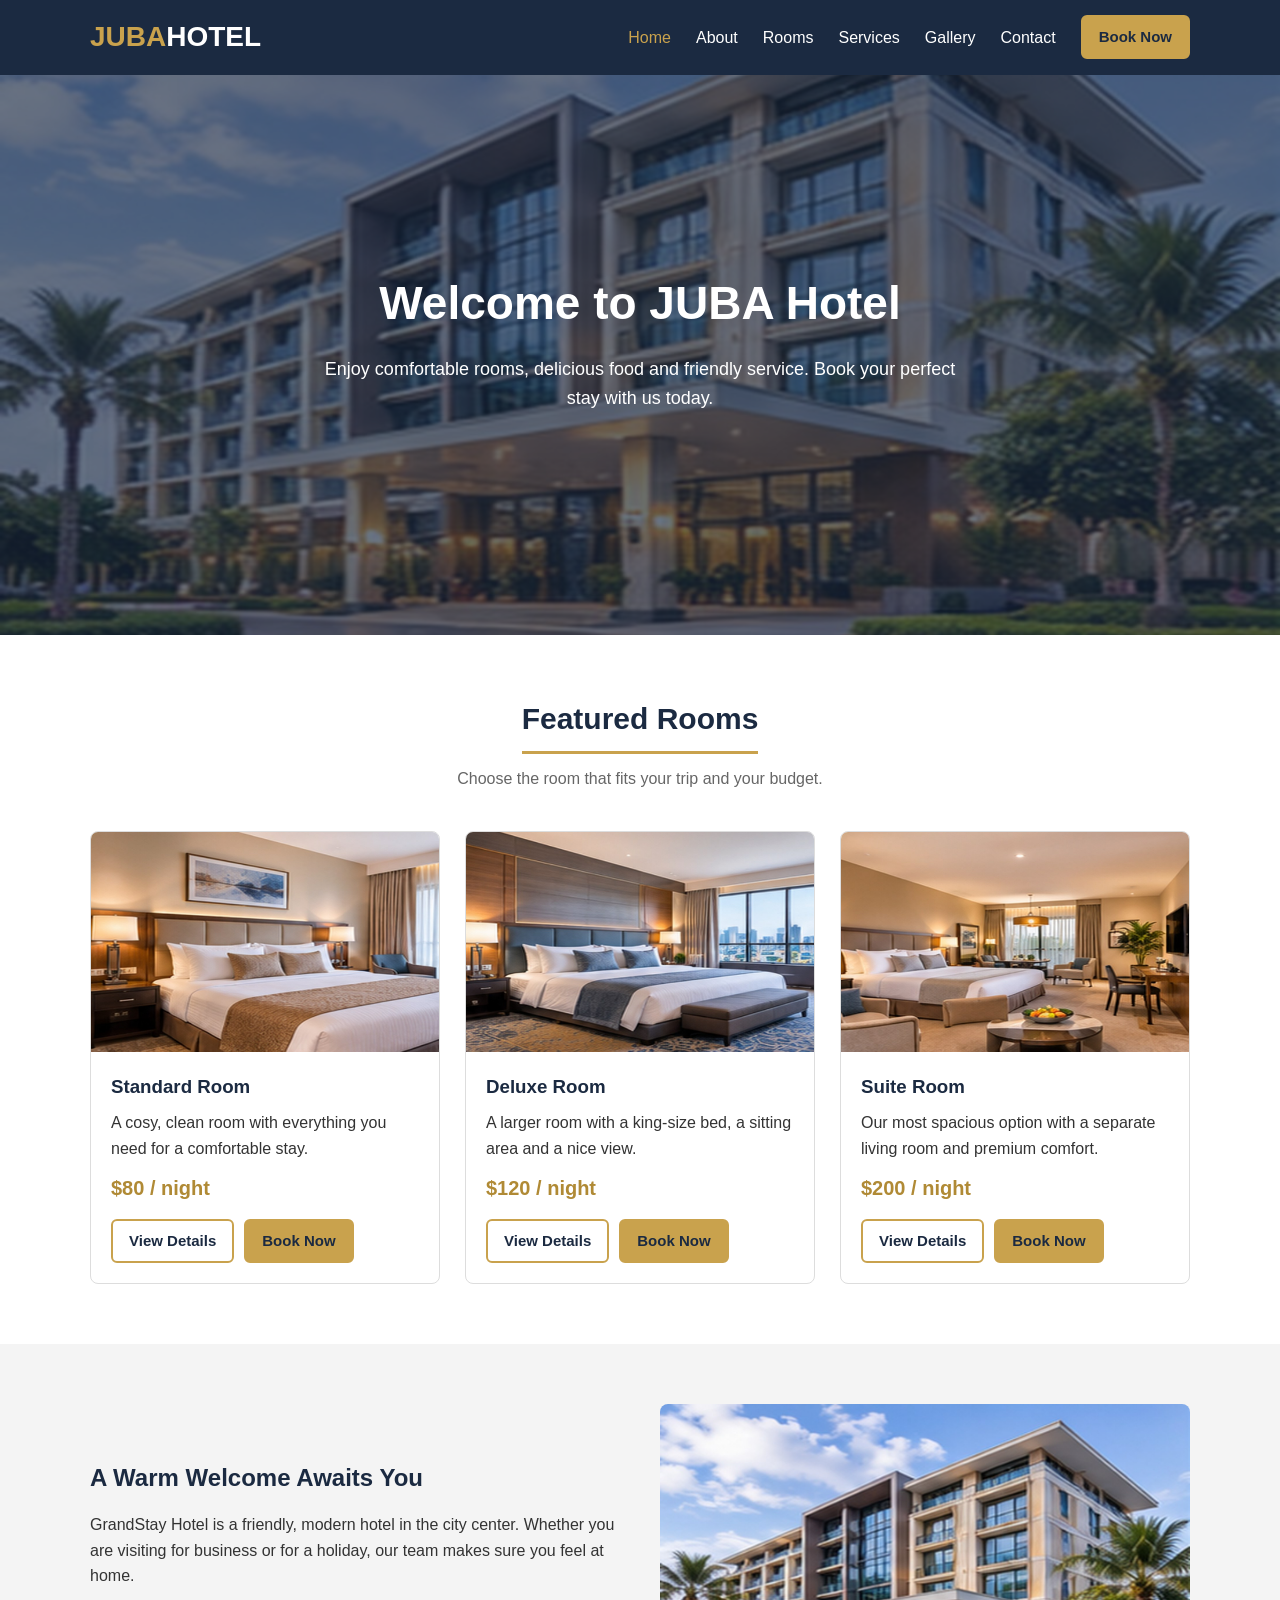
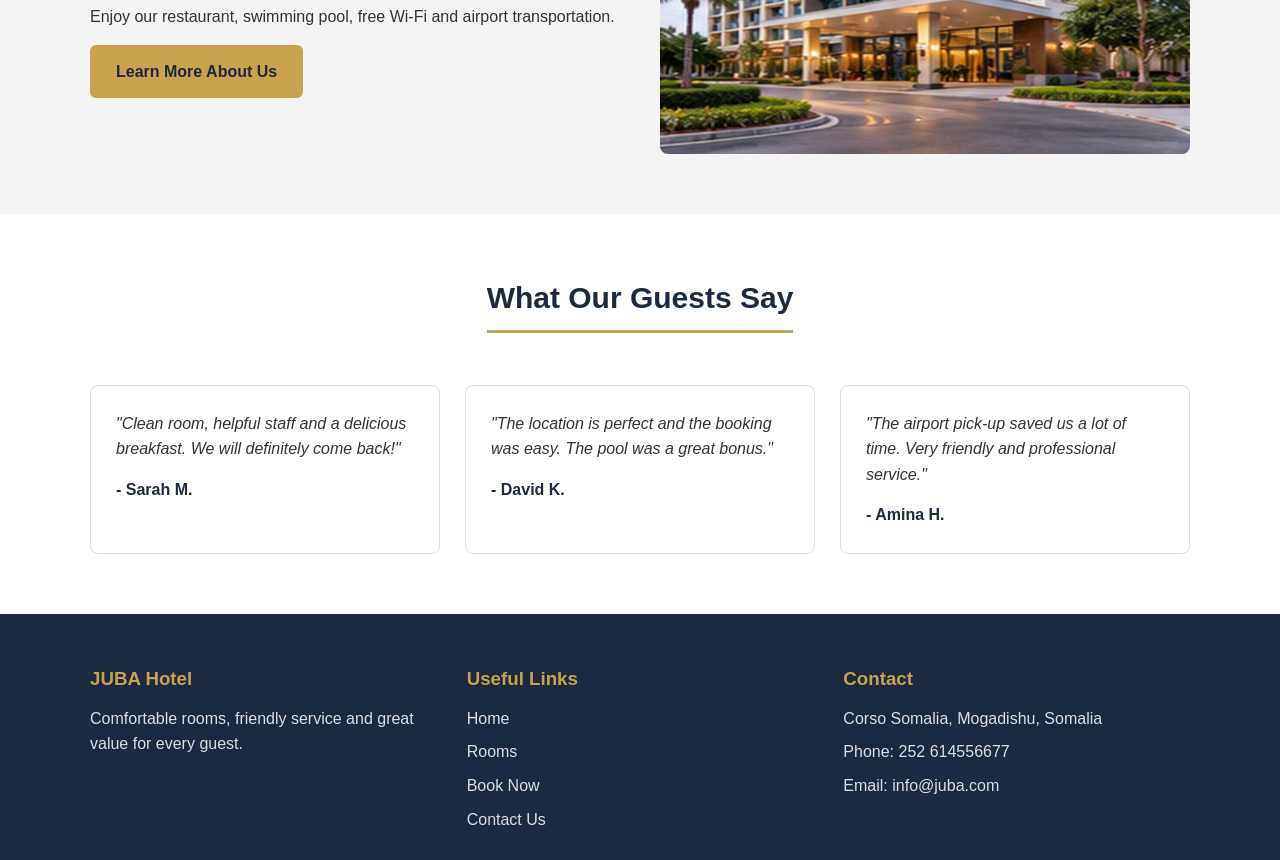
<file: Juba hotel/index.html>
<!DOCTYPE html>
<html lang="en">
<head>
  <meta charset="UTF-8">
  <!-- Makes the page fit phone screens (needed for responsive design) -->
  <meta name="viewport" content="width=device-width, initial-scale=1.0">
  <title>Home | JUBA Hotel</title>
  <link rel="stylesheet" href="css/style.css">
</head>
<body>

  <!-- ===== HEADER ===== -->
  <header class="site-header">
    <nav class="navbar container">
      <a href="index.html" class="logo">JUBA<span>HOTEL</span></a>
      <ul class="nav-links">
        <li><a href="index.html" class="active">Home</a></li>
        <li><a href="about.html">About</a></li>
        <li><a href="rooms.html">Rooms</a></li>
        <li><a href="services.html">Services</a></li>
        <li><a href="gallery.html">Gallery</a></li>
        <li><a href="contact.html">Contact</a></li>
        <li><a href="booking.html" class="btn btn-small">Book Now</a></li>
      </ul>
    </nav>
  </header>

  <main>

    <!-- ===== HERO SECTION ===== -->
    <section class="hero">
      <div class="hero-overlay"></div>  
      <div class="hero-content container">
        <h1>Welcome to JUBA Hotel</h1>
        <p>Enjoy comfortable rooms, delicious food and friendly service. Book your perfect stay with us today.</p>

        
        <!-- <form class="search-form" action="booking.html" method="get">
          <div class="form-group">

          </div>
          <div class="form-group">

          </div>

          </div>
        </form> -->
      </div>
    </section>

    <!-- ===== FEATURED ROOMS ===== -->
    <section class="section">
      <div class="container">
        <div class="section-heading">
          <h2>Featured Rooms</h2>
          <p>Choose the room that fits your trip and your budget.</p>
        </div>

        <div class="card-grid">
          <!-- Each room is one card: image + text -->
          <article class="card">
            <img src="images/room1.jpg" alt="">
            <div class="card-body">
              <h3>Standard Room</h3>
              <p>A cosy, clean room with everything you need for a comfortable stay.</p>
              <p class="price">$80 / night</p>
              <div class="card-buttons">
                <a href="room-details.html" class="btn btn-small btn-outline">View Details</a>
                <a href="booking.html" class="btn btn-small">Book Now</a>
              </div>
            </div>
          </article>

          <article class="card">
            <img src="images/room2.jpg" alt="Deluxe room with a king bed and sitting area">
            <div class="card-body">
              <h3>Deluxe Room</h3>
              <p>A larger room with a king-size bed, a sitting area and a nice view.</p>
              <p class="price">$120 / night</p>
              <div class="card-buttons">
                <a href="room-details.html" class="btn btn-small btn-outline">View Details</a>
                <a href="booking.html" class="btn btn-small">Book Now</a>
              </div>
            </div>
          </article>

          <article class="card">
            <img src="images/room3.jpg" alt="Luxury suite with a bedroom and living room">
            <div class="card-body">
              <h3>Suite Room</h3>
              <p>Our most spacious option with a separate living room and premium comfort.</p>
              <p class="price">$200 / night</p>
              <div class="card-buttons">
                <a href="room-details.html" class="btn btn-small btn-outline">View Details</a>
                <a href="booking.html" class="btn btn-small">Book Now</a>
              </div>
            </div>
          </article>
        </div>
      </div>
    </section>

    <!-- ===== SHORT INTRODUCTION ABOUT THE HOTEL ===== -->
    <section class="section section-gray">
      <div class="container two-columns">
        <div>
          <h2>A Warm Welcome Awaits You</h2>
          <p>GrandStay Hotel is a friendly, modern hotel in the city center. Whether you are visiting for business or for a holiday, our team makes sure you feel at home.</p>
          <p>Enjoy our restaurant, swimming pool, free Wi-Fi and airport transportation.</p>
          <a href="about.html" class="btn">Learn More About Us</a>
        </div>
        <div>
          <img class="rounded-img" src="images/about1.jpg" alt="Bright and welcoming hotel lobby">
        </div>
      </div>
    </section>

    <!-- ===== CUSTOMER TESTIMONIALS ===== -->
    <section class="section">
      <div class="container">
        <div class="section-heading">
          <h2>What Our Guests Say</h2>
        </div>
        <div class="card-grid">
          <article class="card testimonial">
            <p>"Clean room, helpful staff and a delicious breakfast. We will definitely come back!"</p>
            <h3>- Sarah M.</h3>
          </article>
          <article class="card testimonial">
            <p>"The location is perfect and the booking was easy. The pool was a great bonus."</p>
            <h3>- David K.</h3>
          </article>
          <article class="card testimonial">
            <p>"The airport pick-up saved us a lot of time. Very friendly and professional service."</p>
            <h3>- Amina H.</h3>
          </article>
        </div>
      </div>
    </section>

  </main>

  <!-- ===== FOOTER (identical on every page) ===== -->
  <footer class="site-footer">
    <div class="container footer-grid">
      <div>
        <h3>JUBA Hotel</h3>
        <p>Comfortable rooms, friendly service and great value for every guest.</p>
      </div>
      <div>
        <h3>Useful Links</h3>
        <ul>
          <li><a href="index.html">Home</a></li>
          <li><a href="rooms.html">Rooms</a></li>
          <li><a href="booking.html">Book Now</a></li>
          <li><a href="contact.html">Contact Us</a></li>
        </ul>
      </div>
      <div>
        <h3>Contact</h3>
        <p>Corso Somalia, Mogadishu, Somalia</p>
        <p>Phone: 252 614556677</p>
        <p>Email: info@juba.com</p>
      </div>
    </div>
  </footer>

</body>
</html>
</file>
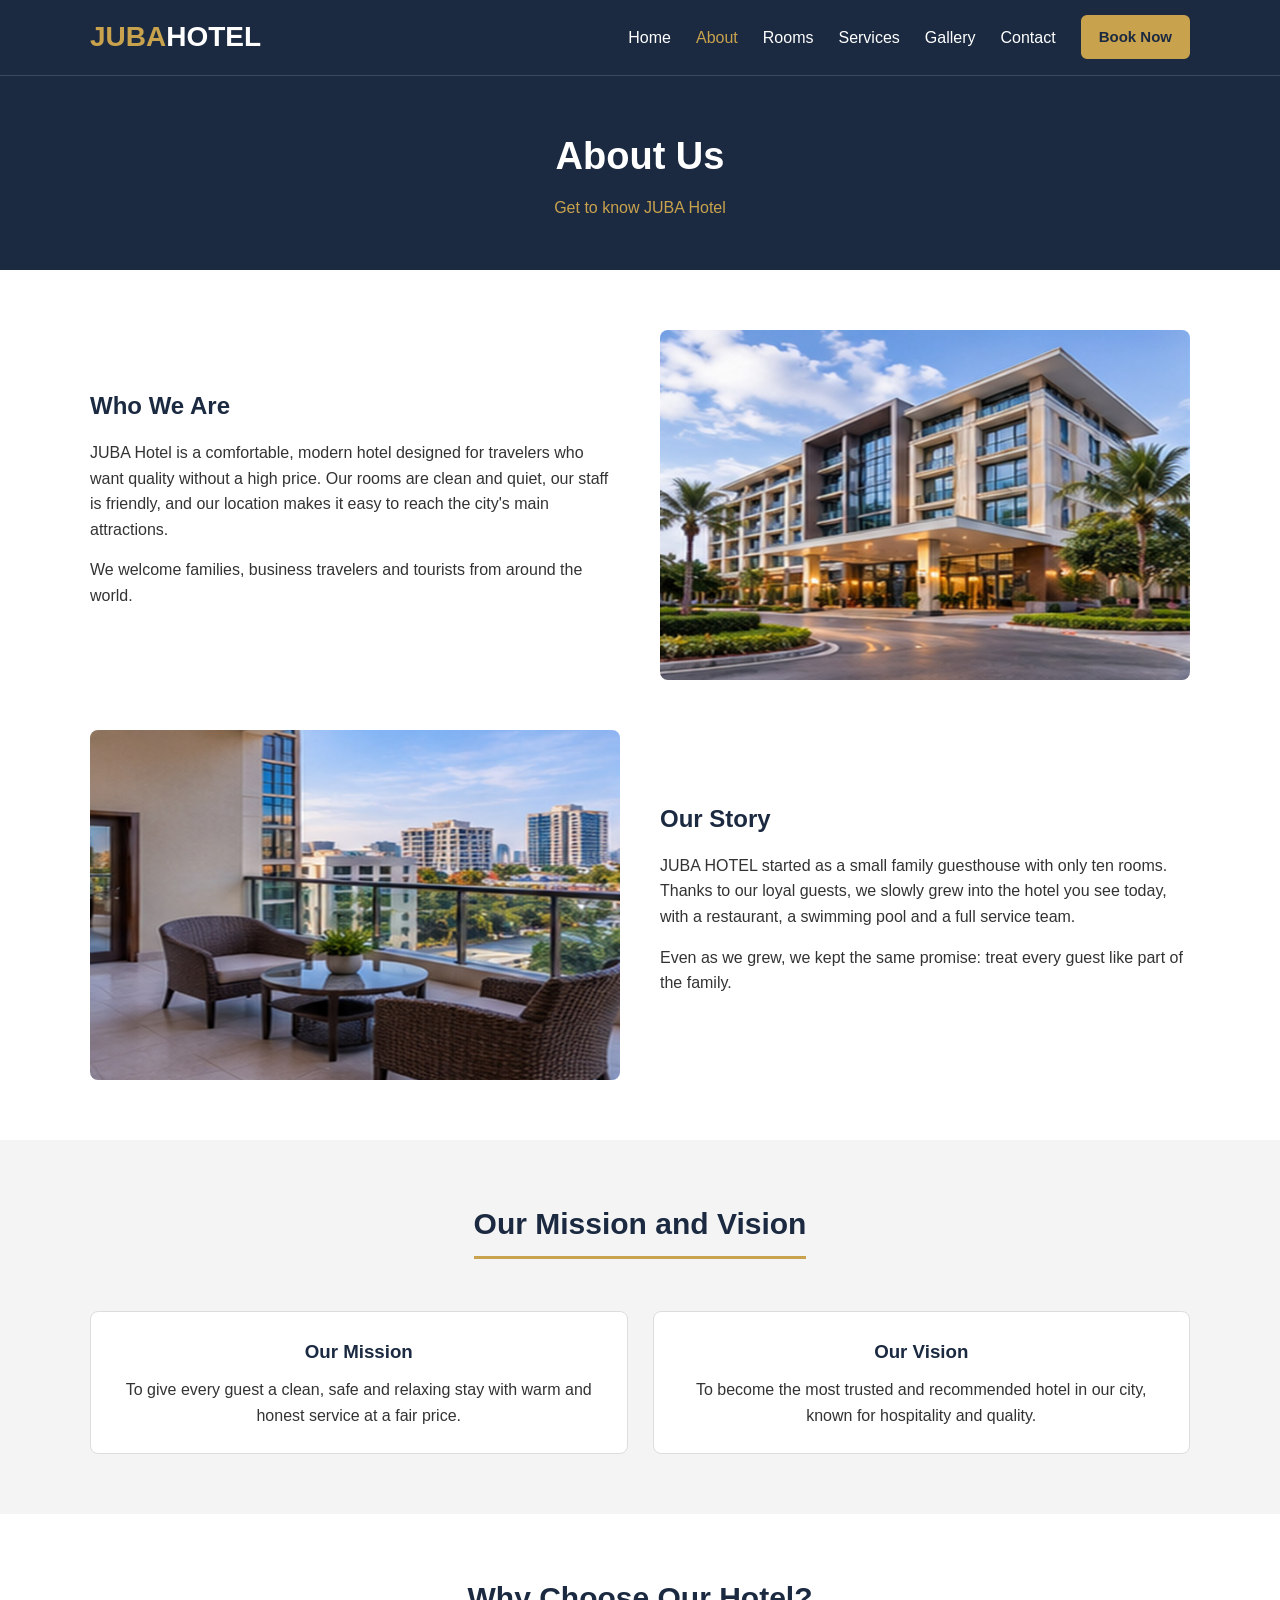
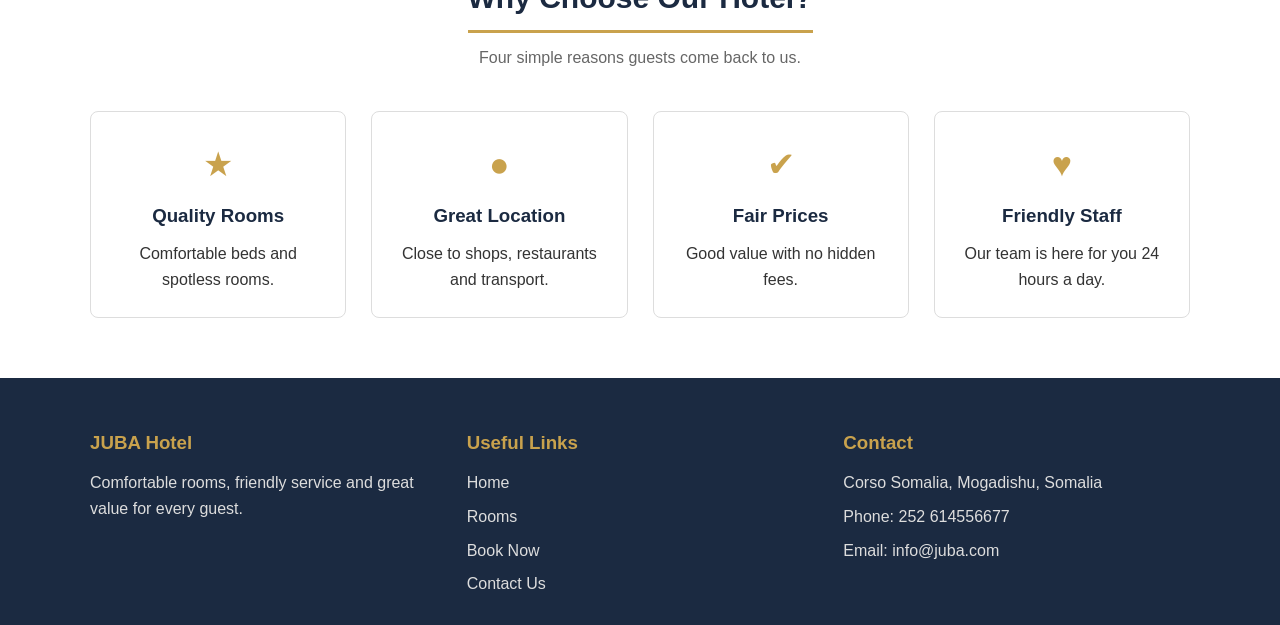
<file: Juba hotel/about.html>
<!DOCTYPE html>
<html lang="en">
<head>
  <meta charset="UTF-8">
  <!-- Makes the page fit phone screens (needed for responsive design) -->
  <meta name="viewport" content="width=device-width, initial-scale=1.0">
  <title>About Us | JUBA Hotel</title>
  <link rel="stylesheet" href="css/style.css">
</head>
<body>

  <!-- ===== HEADER ====== -->
  <header class="site-header">
    <nav class="navbar container">
      <a href="index.html" class="logo">JUBA<span>HOTEL</span></a>
      <ul class="nav-links">
        <li><a href="index.html">Home</a></li>
        <li><a href="about.html" class="active">About</a></li>
        <li><a href="rooms.html">Rooms</a></li>
        <li><a href="services.html">Services</a></li>
        <li><a href="gallery.html">Gallery</a></li>
        <li><a href="contact.html">Contact</a></li>
        <li><a href="booking.html" class="btn btn-small">Book Now</a></li>
      </ul>
    </nav>
  </header>

  <main>

    <!-- Page banner -->
    <section class="page-banner">
      <h1>About Us</h1>
      <p>Get to know JUBA Hotel</p>
    </section>

    <!-- ===== HOTEL INTRODUCTION + OUR STORY ===== -->
    <section class="section">
      <div class="container">

        <!-- Block 1: introduction (text left, image right) -->
        <div class="two-columns spaced">
          <div>
            <h2>Who We Are</h2>
            <p>JUBA Hotel is a comfortable, modern hotel designed for travelers who want quality without a high price. Our rooms are clean and quiet, our staff is friendly, and our location makes it easy to reach the city's main attractions.</p>
            <p>We welcome families, business travelers and tourists from around the world.</p>
          </div>
          <div>
            <img class="rounded-img" src="images/about1.jpg" alt="The bright reception and lobby area of GrandStay Hotel">
          </div>
        </div>

        <!-- Block 2: our story (image left, text right) -->
        <div class="two-columns">
          <div>
            <img class="rounded-img" src="images/about2.jpg" alt="The hotel terrace where guests relax in the evening">
          </div>
          <div>
            <h2>Our Story</h2>
            <p>JUBA HOTEL started as a small family guesthouse with only ten rooms. Thanks to our loyal guests, we slowly grew into the hotel you see today, with a restaurant, a swimming pool and a full service team.</p>
            <p>Even as we grew, we kept the same promise: treat every guest like part of the family.</p>
          </div>
        </div>

      </div>
    </section>

    <!-- ===== MISSION AND VISION ===== -->
    <section class="section section-gray">
      <div class="container">
        <div class="section-heading">
          <h2>Our Mission and Vision</h2>
        </div>
        <div class="card-grid grid-2">
          <article class="card info-box">
            <h3>Our Mission</h3>
            <p>To give every guest a clean, safe and relaxing stay with warm and honest service at a fair price.</p>
          </article>
          <article class="card info-box">
            <h3>Our Vision</h3>
            <p>To become the most trusted and recommended hotel in our city, known for hospitality and quality.</p>
          </article>
        </div>
      </div>
    </section>

    <!-- ===== WHY CHOOSE OUR HOTEL? ===== -->
    <section class="section">
      <div class="container">
        <div class="section-heading">
          <h2>Why Choose Our Hotel?</h2>
          <p>Four simple reasons guests come back to us.</p>
        </div>
        <div class="card-grid grid-4">
          <article class="card info-box">
            <p class="icon">&#9733;</p>   <!-- &#9733; is a star symbol (HTML entity) -->
            <h3>Quality Rooms</h3>
            <p>Comfortable beds and spotless rooms.</p>
          </article>
          <article class="card info-box">
            <p class="icon">&#9679;</p>
            <h3>Great Location</h3>
            <p>Close to shops, restaurants and transport.</p>
          </article>
          <article class="card info-box">
            <p class="icon">&#10004;</p>
            <h3>Fair Prices</h3>
            <p>Good value with no hidden fees.</p>
          </article>
          <article class="card info-box">
            <p class="icon">&#9829;</p>
            <h3>Friendly Staff</h3>
            <p>Our team is here for you 24 hours a day.</p>
          </article>
        </div>
      </div>
    </section>

  </main>

  <!-- ===== FOOTER (identical on every page) ===== -->
  <footer class="site-footer">
    <div class="container footer-grid">
      <div>
        <h3>JUBA Hotel</h3>
        <p>Comfortable rooms, friendly service and great value for every guest.</p>
      </div>
      <div>
        <h3>Useful Links</h3>
        <ul>
          <li><a href="index.html">Home</a></li>
          <li><a href="rooms.html">Rooms</a></li>
          <li><a href="booking.html">Book Now</a></li>
          <li><a href="contact.html">Contact Us</a></li>
        </ul>
      </div>
      <div>
        <h3>Contact</h3>
        <p>Corso Somalia, Mogadishu, Somalia</p>
        <p>Phone: 252 614556677</p>
        <p>Email: info@juba.com</p>
      </div>
    </div>
  </footer>

</body>
</html>
</file>
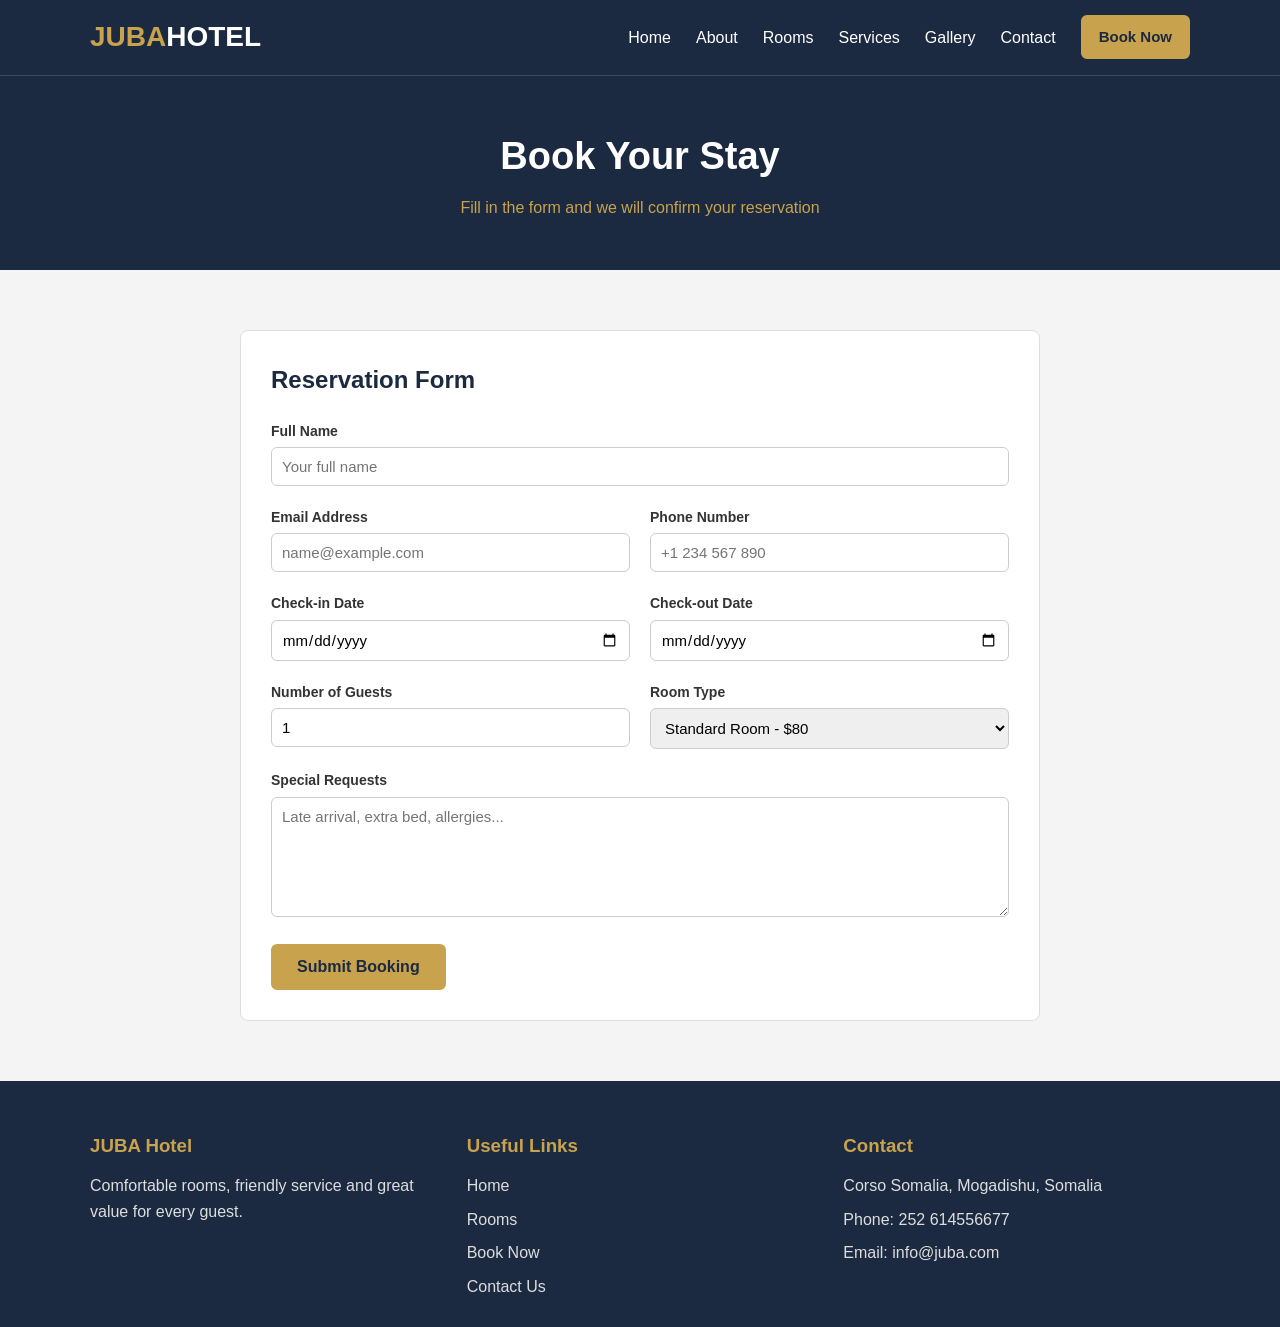
<file: Juba hotel/booking.html>
<!DOCTYPE html>
<html lang="en">
<head>
  <meta charset="UTF-8">
  <!-- Makes the page fit phone screens (needed for responsive design) -->
  <meta name="viewport" content="width=device-width, initial-scale=1.0">
  <title>Book Your Stay | JUBA Hotel</title>
  <!-- The ONE CSS file shared by all 8 pages -->
  <link rel="stylesheet" href="css/style.css">
</head>
<body>

  <!-- ===== HEADER + NAVIGATION (identical on every page) ===== -->
  <header class="site-header">
    <nav class="navbar container">
      <a href="index.html" class="logo">JUBA<span>HOTEL</span></a>
      <ul class="nav-links">
        <li><a href="index.html">Home</a></li>
        <li><a href="about.html">About</a></li>
        <li><a href="rooms.html">Rooms</a></li>
        <li><a href="services.html">Services</a></li>
        <li><a href="gallery.html">Gallery</a></li>
        <li><a href="contact.html">Contact</a></li>
        <li><a href="booking.html" class="btn btn-small">Book Now</a></li>
      </ul>
    </nav>
  </header>

  <main>

    <section class="page-banner">
      <h1>Book Your Stay</h1>
      <p>Fill in the form and we will confirm your reservation</p>
    </section>

    <section class="section section-gray">
      <div class="container">
        <div class="form-card">
          <h2>Reservation Form</h2>

          <form action="#" method="post">

            <div class="form-group">
              <label for="fullname">Full Name</label>
              <input type="text" id="fullname" name="fullname" placeholder="Your full name" required>
            </div>

            <!-- Two fields in one row -->
            <div class="form-row">
              <div class="form-group">
                <label for="email">Email Address</label>
                <input type="email" id="email" name="email" placeholder="name@example.com" required>
              </div>
              <div class="form-group">
                <label for="phone">Phone Number</label>
                <input type="tel" id="phone" name="phone" placeholder="+1 234 567 890" required>
              </div>
            </div>

            <div class="form-row">
              <div class="form-group">
                <label for="checkin">Check-in Date</label>
                <input type="date" id="checkin" name="checkin" required>
              </div>
              <div class="form-group">
                <label for="checkout">Check-out Date</label>
                <input type="date" id="checkout" name="checkout" required>
              </div>
            </div>

            <div class="form-row">
              <div class="form-group">
                <label for="guests">Number of Guests</label>
                <input type="number" id="guests" name="guests" min="1" max="4" value="1" required>
              </div>
              <div class="form-group">
                <label for="roomtype">Room Type</label>
                <select id="roomtype" name="roomtype">
                  <option value="standard">Standard Room - $80</option>
                  <option value="deluxe">Deluxe Room - $120</option>
                  <option value="suite">Suite Room - $200</option>
                </select>
              </div>
            </div>

            <div class="form-group">
              <label for="requests">Special Requests</label>
              <textarea id="requests" name="requests" placeholder="Late arrival, extra bed, allergies..."></textarea>
            </div>

            <button type="submit" class="btn">Submit Booking</button>
            <!-- <p class="form-note">This is a demonstration form. No real booking is made.</p> -->

          </form>
        </div>
      </div>
    </section>

  </main>

  <!-- ===== FOOTER (identical on every page) ===== -->
  <footer class="site-footer">
    <div class="container footer-grid">
      <div>
        <h3>JUBA Hotel</h3>
        <p>Comfortable rooms, friendly service and great value for every guest.</p>
      </div>
      <div>
        <h3>Useful Links</h3>
        <ul>
          <li><a href="index.html">Home</a></li>
          <li><a href="rooms.html">Rooms</a></li>
          <li><a href="booking.html">Book Now</a></li>
          <li><a href="contact.html">Contact Us</a></li>
        </ul>
      </div>
      <div>
        <h3>Contact</h3>
        <p>Corso Somalia, Mogadishu, Somalia</p>
        <p>Phone: 252 614556677</p>
        <p>Email: info@juba.com</p>
      </div>
    </div>
  </footer>

</body>
</html>
</file>
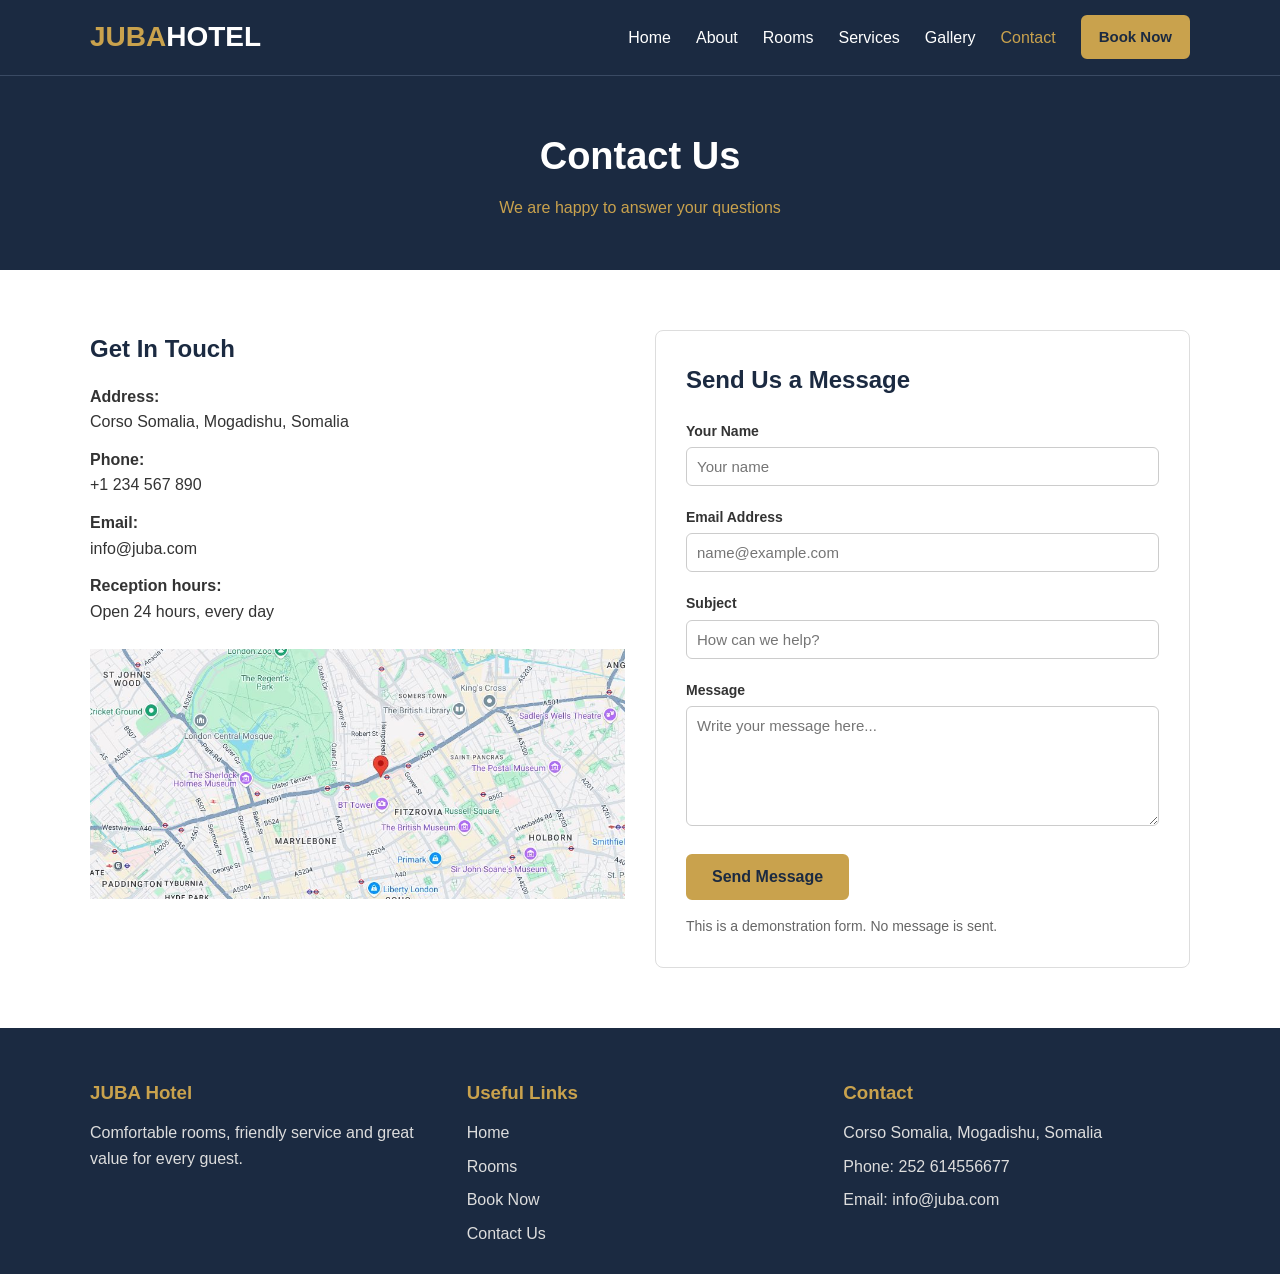
<file: Juba hotel/contact.html>
<!DOCTYPE html>
<html lang="en">

<head>
  <meta charset="UTF-8">
  <!-- Makes the page fit phone screens (needed for responsive design) -->
  <meta name="viewport" content="width=device-width, initial-scale=1.0">
  <title>Contact Us | JUBA Hotel</title>
  <!-- The ONE CSS file shared by all 8 pages -->
  <link rel="stylesheet" href="css/style.css">
</head>

<body>

  <!-- ===== HEADER + NAVIGATION (identical on every page) ===== -->
  <header class="site-header">
    <nav class="navbar container">
      <a href="index.html" class="logo">JUBA<span>HOTEL</span></a>
      <ul class="nav-links">
        <li><a href="index.html">Home</a></li>
        <li><a href="about.html">About</a></li>
        <li><a href="rooms.html">Rooms</a></li>
        <li><a href="services.html">Services</a></li>
        <li><a href="gallery.html">Gallery</a></li>
        <li><a href="contact.html" class="active">Contact</a></li>
        <li><a href="booking.html" class="btn btn-small">Book Now</a></li>
      </ul>
    </nav>
  </header>

  <main>

    <section class="page-banner">
      <h1>Contact Us</h1>
      <p>We are happy to answer your questions</p>
    </section>

    <section class="section">
      <div class="container contact-layout">

        <!-- LEFT: contact information + map placeholder -->
        <div class="contact-info">
          <h2>Get In Touch</h2>
          <p><strong>Address:</strong><br>Corso Somalia, Mogadishu, Somalia</p>
          <p><strong>Phone:</strong><br>+1 234 567 890</p>
          <p><strong>Email:</strong><br>info@juba.com</p>
          <p><strong>Reception hours:</strong><br>Open 24 hours, every day</p>

          <!-- A real map would go here. This is only a placeholder box. -->
          <div class="map-placeholder">
            <img src="images/map.jpg" alt="Map showing Corso Somalia, Mogadishu">
          </div>
        </div>

        <!-- RIGHT: contact form -->
        <div class="form-card">
          <h2>Send Us a Message</h2>
          <form action="#" method="post">
            <div class="form-group">
              <label for="name">Your Name</label>
              <input type="text" id="name" name="name" placeholder="Your name" required>
            </div>
            <div class="form-group">
              <label for="email">Email Address</label>
              <input type="email" id="email" name="email" placeholder="name@example.com" required>
            </div>
            <div class="form-group">
              <label for="subject">Subject</label>
              <input type="text" id="subject" name="subject" placeholder="How can we help?">
            </div>
            <div class="form-group">
              <label for="message">Message</label>
              <textarea id="message" name="message" placeholder="Write your message here..." required></textarea>
            </div>
            <button type="submit" class="btn">Send Message</button>
            <p class="form-note">This is a demonstration form. No message is sent.</p>
          </form>
        </div>

      </div>
    </section>

  </main>

  <!-- ===== FOOTER (identical on every page) ===== -->
  <footer class="site-footer">
    <div class="container footer-grid">
      <div>
        <h3>JUBA Hotel</h3>
        <p>Comfortable rooms, friendly service and great value for every guest.</p>
      </div>
      <div>
        <h3>Useful Links</h3>
        <ul>
          <li><a href="index.html">Home</a></li>
          <li><a href="rooms.html">Rooms</a></li>
          <li><a href="booking.html">Book Now</a></li>
          <li><a href="contact.html">Contact Us</a></li>
        </ul>
      </div>
      <div>
        <h3>Contact</h3>
        <p>Corso Somalia, Mogadishu, Somalia</p>
        <p>Phone: 252 614556677</p>
        <p>Email: info@juba.com</p>
      </div>
    </div>
  </footer>

</body>

</html>
</file>
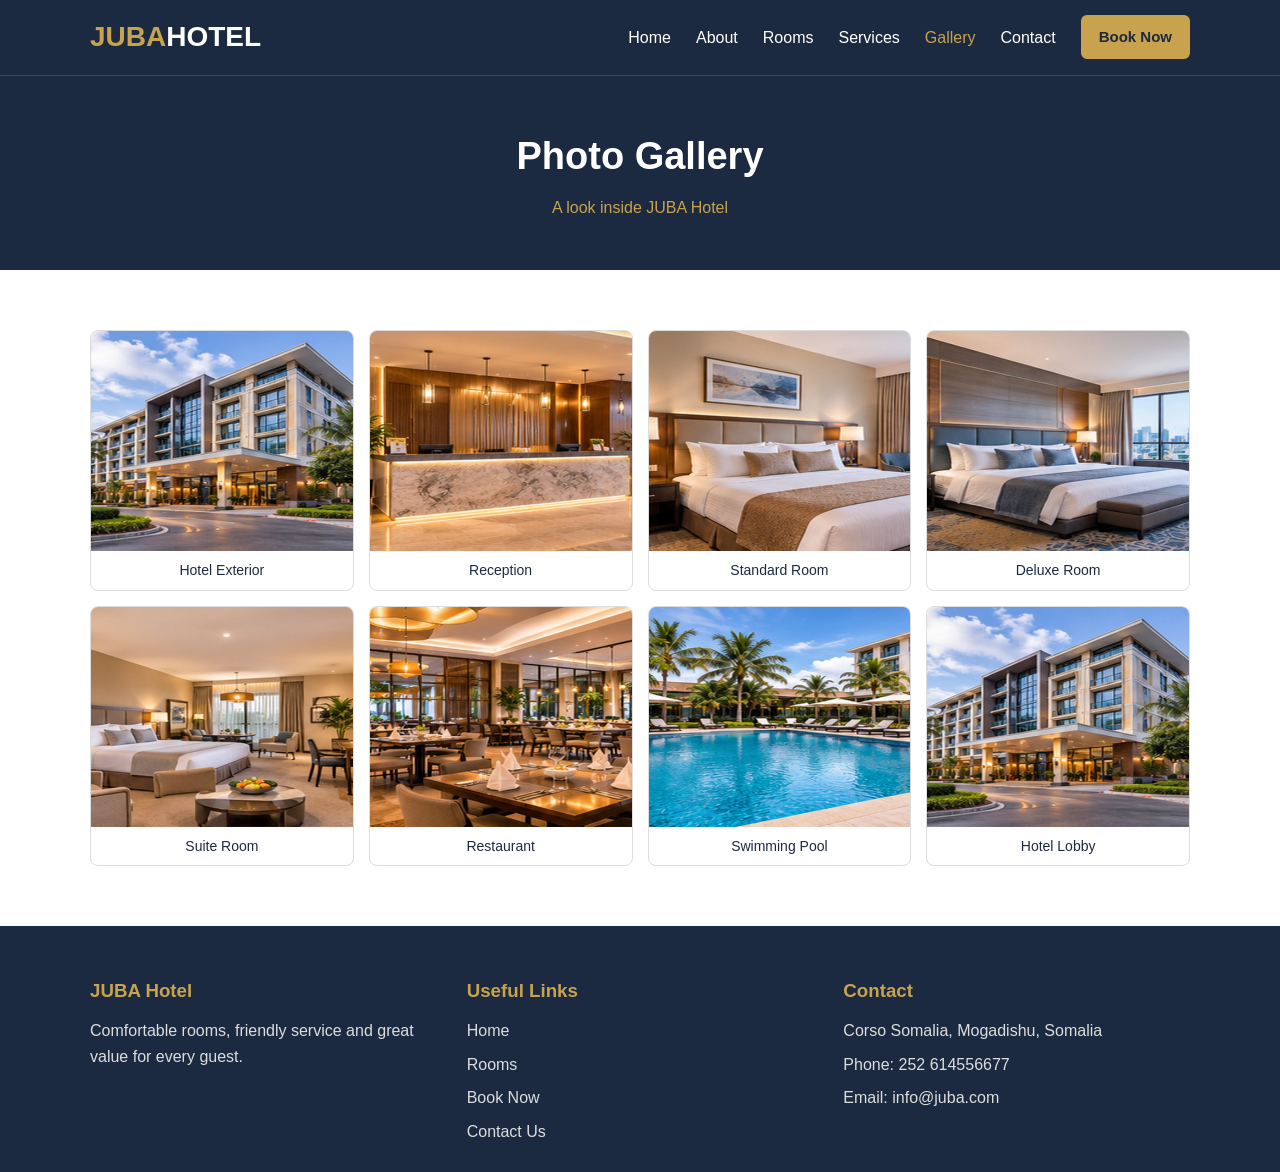
<file: Juba hotel/gallery.html>
<!DOCTYPE html>
<html lang="en">
<head>
  <meta charset="UTF-8">
  <!-- Makes the page fit phone screens (needed for responsive design) -->
  <meta name="viewport" content="width=device-width, initial-scale=1.0">
  <title>Gallery | JUBA Hotel</title>
  <!-- The ONE CSS file shared by all 8 pages -->
  <link rel="stylesheet" href="css/style.css">
</head>
<body>

  <!-- ===== HEADER + NAVIGATION (identical on every page) ===== -->
  <header class="site-header">
    <nav class="navbar container">
      <a href="index.html" class="logo">JUBA<span>HOTEL</span></a>
      <ul class="nav-links">
        <li><a href="index.html">Home</a></li>
        <li><a href="about.html">About</a></li>
        <li><a href="rooms.html">Rooms</a></li>
        <li><a href="services.html">Services</a></li>
        <li><a href="gallery.html" class="active">Gallery</a></li>
        <li><a href="contact.html">Contact</a></li>
        <li><a href="booking.html" class="btn btn-small">Book Now</a></li>
      </ul>
    </nav>
  </header>

  <main>

    <section class="page-banner">
      <h1>Photo Gallery</h1>
      <p>A look inside JUBA Hotel</p>
    </section>

    <section class="section">
      <div class="container">

        <!-- CSS grid: each photo is one gallery-item (image + short caption) -->
        <div class="gallery-grid">

          <div class="gallery-item">
            <img src="images/hotel.jpg" alt="Front view of GrandStay Hotel building">
            <p>Hotel Exterior</p>
          </div>
          <div class="gallery-item">
            <img src="images/reception.jpg" alt="Hotel reception desk and lobby">
            <p>Reception</p>
          </div>
          <div class="gallery-item">
            <img src="images/room1.jpg" alt="Standard room interior">
            <p>Standard Room</p>
          </div>
          <div class="gallery-item">
            <img src="images/room2.jpg" alt="Deluxe room interior">
            <p>Deluxe Room</p>
          </div>
          <div class="gallery-item">
            <img src="images/room3.jpg" alt="Suite room interior">
            <p>Suite Room</p>
          </div>
          <div class="gallery-item">
            <img src="images/restaurant.jpg" alt="Hotel restaurant dining area">
            <p>Restaurant</p>
          </div>
          <div class="gallery-item">
            <img src="images/pool.jpg" alt="Hotel swimming pool">
            <p>Swimming Pool</p>
          </div>
          <div class="gallery-item">
            <img src="images/about1.jpg" alt="Hotel lobby seating area">
            <p>Hotel Lobby</p>
          </div>

        </div>

      </div>
    </section>

  </main>

  <!-- ===== FOOTER (identical on every page) ===== -->
  <footer class="site-footer">
    <div class="container footer-grid">
      <div>
        <h3>JUBA Hotel</h3>
        <p>Comfortable rooms, friendly service and great value for every guest.</p>
      </div>
      <div>
        <h3>Useful Links</h3>
        <ul>
          <li><a href="index.html">Home</a></li>
          <li><a href="rooms.html">Rooms</a></li>
          <li><a href="booking.html">Book Now</a></li>
          <li><a href="contact.html">Contact Us</a></li>
        </ul>
      </div>
      <div>
        <h3>Contact</h3>
        <p>Corso Somalia, Mogadishu, Somalia</p>
        <p>Phone: 252 614556677</p>
        <p>Email: info@juba.com</p>
      </div>
    </div>
  </footer>

</body>
</html>
</file>
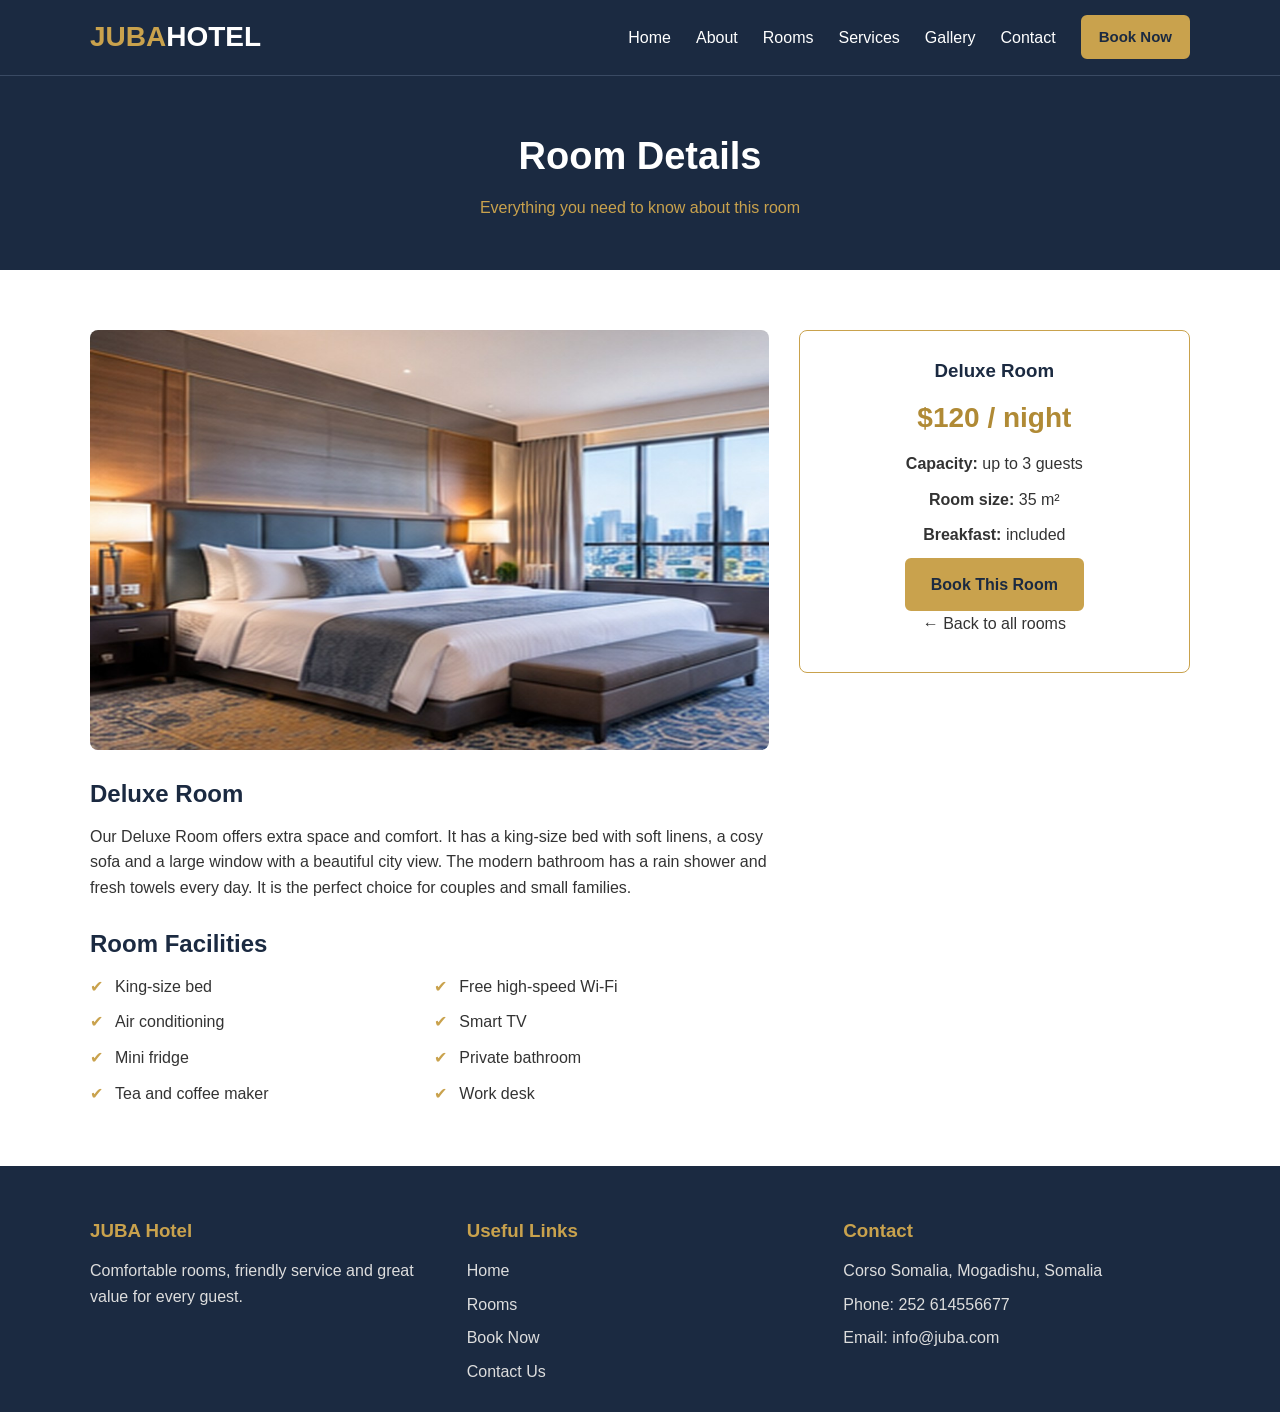
<file: Juba hotel/room-details.html>
<!DOCTYPE html>
<html lang="en">
<head>
  <meta charset="UTF-8">
  <!-- Makes the page fit phone screens (needed for responsive design) -->
  <meta name="viewport" content="width=device-width, initial-scale=1.0">
  <title>Room Details | JUBA Hotel</title>
  <!-- The ONE CSS file shared by all 8 pages -->
  <link rel="stylesheet" href="css/style.css">
</head>
<body>

  <!-- ===== HEADER + NAVIGATION (identical on every page) ===== -->
  <header class="site-header">
    <nav class="navbar container">
      <a href="index.html" class="logo">JUBA<span>HOTEL</span></a>
      <ul class="nav-links">
        <li><a href="index.html">Home</a></li>
        <li><a href="about.html">About</a></li>
        <li><a href="rooms.html">Rooms</a></li>
        <li><a href="services.html">Services</a></li>
        <li><a href="gallery.html">Gallery</a></li>
        <li><a href="contact.html">Contact</a></li>
        <li><a href="booking.html" class="btn btn-small">Book Now</a></li>
      </ul>
    </nav>
  </header>

  <main>

    <section class="page-banner">
      <h1>Room Details</h1>
      <p>Everything you need to know about this room</p>
    </section>

    <section class="section">
      <div class="container details-layout">

        <!-- LEFT: image, description and facilities -->
        <article class="details-text">
          <img class="room-big-img" src="images/room2.jpg" alt="Large photo of the Deluxe Room with a king-size bed">

          <h2>Deluxe Room</h2>
          <p>Our Deluxe Room offers extra space and comfort. It has a king-size bed with soft linens, a cosy sofa and a large window with a beautiful city view. The modern bathroom has a rain shower and fresh towels every day. It is the perfect choice for couples and small families.</p>

          <h2>Room Facilities</h2>
          <ul class="facilities-list">
            <li>King-size bed</li>
            <li>Free high-speed Wi-Fi</li>
            <li>Air conditioning</li>
            <li>Smart TV</li>
            <li>Mini fridge</li>
            <li>Private bathroom</li>
            <li>Tea and coffee maker</li>
            <li>Work desk</li>
          </ul>
        </article>

        <!-- RIGHT: price, capacity and booking button -->
        <aside class="booking-box">
          <h3>Deluxe Room</h3>
          <p class="price">$120 / night</p>
          <p><strong>Capacity:</strong> up to 3 guests</p>
          <p><strong>Room size:</strong> 35 m&sup2;</p>
          <p><strong>Breakfast:</strong> included</p>
          <a href="booking.html" class="btn">Book This Room</a>
          <p><a href="rooms.html">&larr; Back to all rooms</a></p>
        </aside>

      </div>
    </section>

  </main>

  <footer class="site-footer">
    <div class="container footer-grid">
      <div>
        <h3>JUBA Hotel</h3>
        <p>Comfortable rooms, friendly service and great value for every guest.</p>
      </div>
      <div>
        <h3>Useful Links</h3>
        <ul>
          <li><a href="index.html">Home</a></li>
          <li><a href="rooms.html">Rooms</a></li>
          <li><a href="booking.html">Book Now</a></li>
          <li><a href="contact.html">Contact Us</a></li>
        </ul>
      </div>
      <div>
        <h3>Contact</h3>
        <p>Corso Somalia, Mogadishu, Somalia</p>
        <p>Phone: 252 614556677</p>
        <p>Email: info@juba.com</p>
      </div>
    </div>
  </footer>

</body>
</html>
</file>
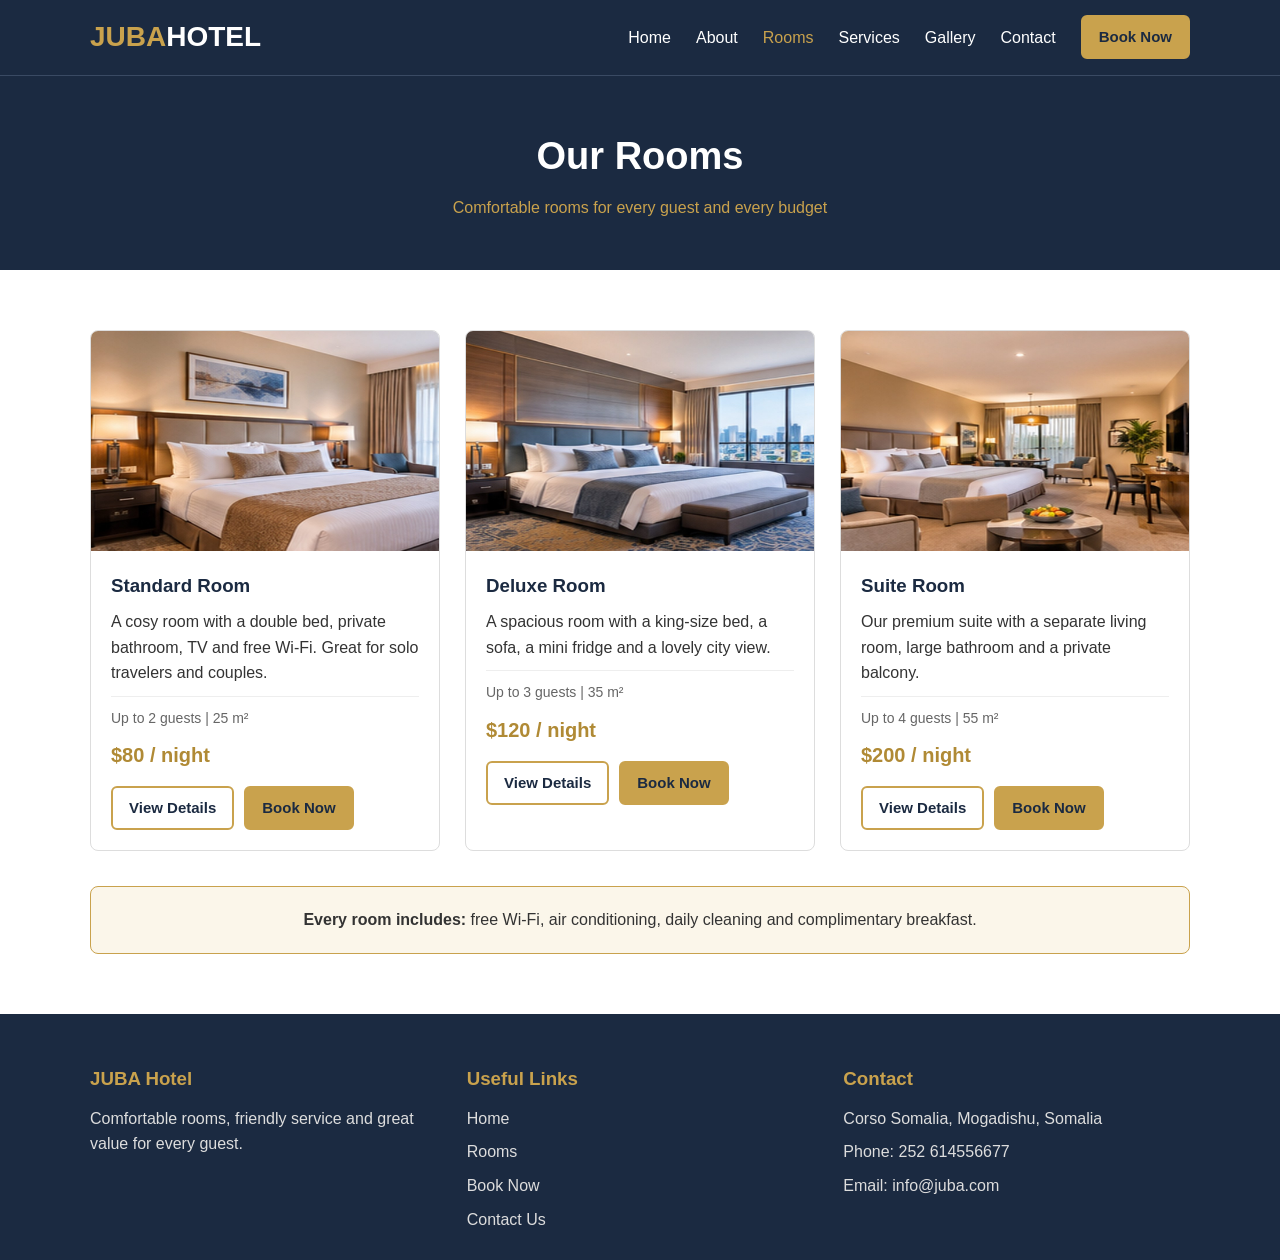
<file: Juba hotel/rooms.html>
<!DOCTYPE html>
<html lang="en">
<head>
  <meta charset="UTF-8">
  <!-- Makes the page fit phone screens (needed for responsive design) -->
  <meta name="viewport" content="width=device-width, initial-scale=1.0">
  <title>Rooms | JUBA Hotel</title>
  <!-- The ONE CSS file shared by all 8 pages -->
  <link rel="stylesheet" href="css/style.css">
</head>
<body>

  <!-- ===== HEADER + NAVIGATION (identical on every page) ===== -->
  <header class="site-header">
    <nav class="navbar container">
      <a href="index.html" class="logo">JUBA<span>HOTEL</span></a>
      <ul class="nav-links">
        <li><a href="index.html">Home</a></li>
        <li><a href="about.html">About</a></li>
        <li><a href="rooms.html" class="active">Rooms</a></li>
        <li><a href="services.html">Services</a></li>
        <li><a href="gallery.html">Gallery</a></li>
        <li><a href="contact.html">Contact</a></li>
        <li><a href="booking.html" class="btn btn-small">Book Now</a></li>
      </ul>
    </nav>
  </header>

  <main>

    <section class="page-banner">
      <h1>Our Rooms</h1>
      <p>Comfortable rooms for every guest and every budget</p>
    </section>

    <!-- ===== ROOM CATEGORIES (3 cards in a grid) ===== -->
    <section class="section">
      <div class="container">

        <div class="card-grid">

          <article class="card">
            <img src="images/room1.jpg" alt="Standard room with a double bed, desk and window">
            <div class="card-body">
              <h3>Standard Room</h3>
              <p>A cosy room with a double bed, private bathroom, TV and free Wi-Fi. Great for solo travelers and couples.</p>
              <p class="room-meta">Up to 2 guests | 25 m&sup2;</p>
              <p class="price">$80 / night</p>
              <div class="card-buttons">
                <a href="room-details.html" class="btn btn-small btn-outline">View Details</a>
                <a href="booking.html" class="btn btn-small">Book Now</a>
              </div>
            </div>
          </article>

          <article class="card">
            <img src="images/room2.jpg" alt="Deluxe room with a king-size bed and a sitting area">
            <div class="card-body">
              <h3>Deluxe Room</h3>
              <p>A spacious room with a king-size bed, a sofa, a mini fridge and a lovely city view.</p>
              <p class="room-meta">Up to 3 guests | 35 m&sup2;</p>
              <p class="price">$120 / night</p>
              <div class="card-buttons">
                <a href="room-details.html" class="btn btn-small btn-outline">View Details</a>
                <a href="booking.html" class="btn btn-small">Book Now</a>
              </div>
            </div>
          </article>

          <article class="card">
            <img src="images/room3.jpg" alt="Suite with a separate bedroom and living room">
            <div class="card-body">
              <h3>Suite Room</h3>
              <p>Our premium suite with a separate living room, large bathroom and a private balcony.</p>
              <p class="room-meta">Up to 4 guests | 55 m&sup2;</p>
              <p class="price">$200 / night</p>
              <div class="card-buttons">
                <a href="room-details.html" class="btn btn-small btn-outline">View Details</a>
                <a href="booking.html" class="btn btn-small">Book Now</a>
              </div>
            </div>
          </article>

        </div>

        <!-- Extra information box -->
        <div class="note-box">
          <p><strong>Every room includes:</strong> free Wi-Fi, air conditioning, daily cleaning and complimentary breakfast.</p>
        </div>

      </div>
    </section>

  </main>

  <!-- ===== FOOTER (identical on every page) ===== -->
  <footer class="site-footer">
    <div class="container footer-grid">
      <div>
        <h3>JUBA Hotel</h3>
        <p>Comfortable rooms, friendly service and great value for every guest.</p>
      </div>
      <div>
        <h3>Useful Links</h3>
        <ul>
          <li><a href="index.html">Home</a></li>
          <li><a href="rooms.html">Rooms</a></li>
          <li><a href="booking.html">Book Now</a></li>
          <li><a href="contact.html">Contact Us</a></li>
        </ul>
      </div>
      <div>
        <h3>Contact</h3>
        <p>Corso Somalia, Mogadishu, Somalia</p>
        <p>Phone: 252 614556677</p>
        <p>Email: info@juba.com</p>
      </div>
    </div>
  </footer>

</body>
</html>
</file>
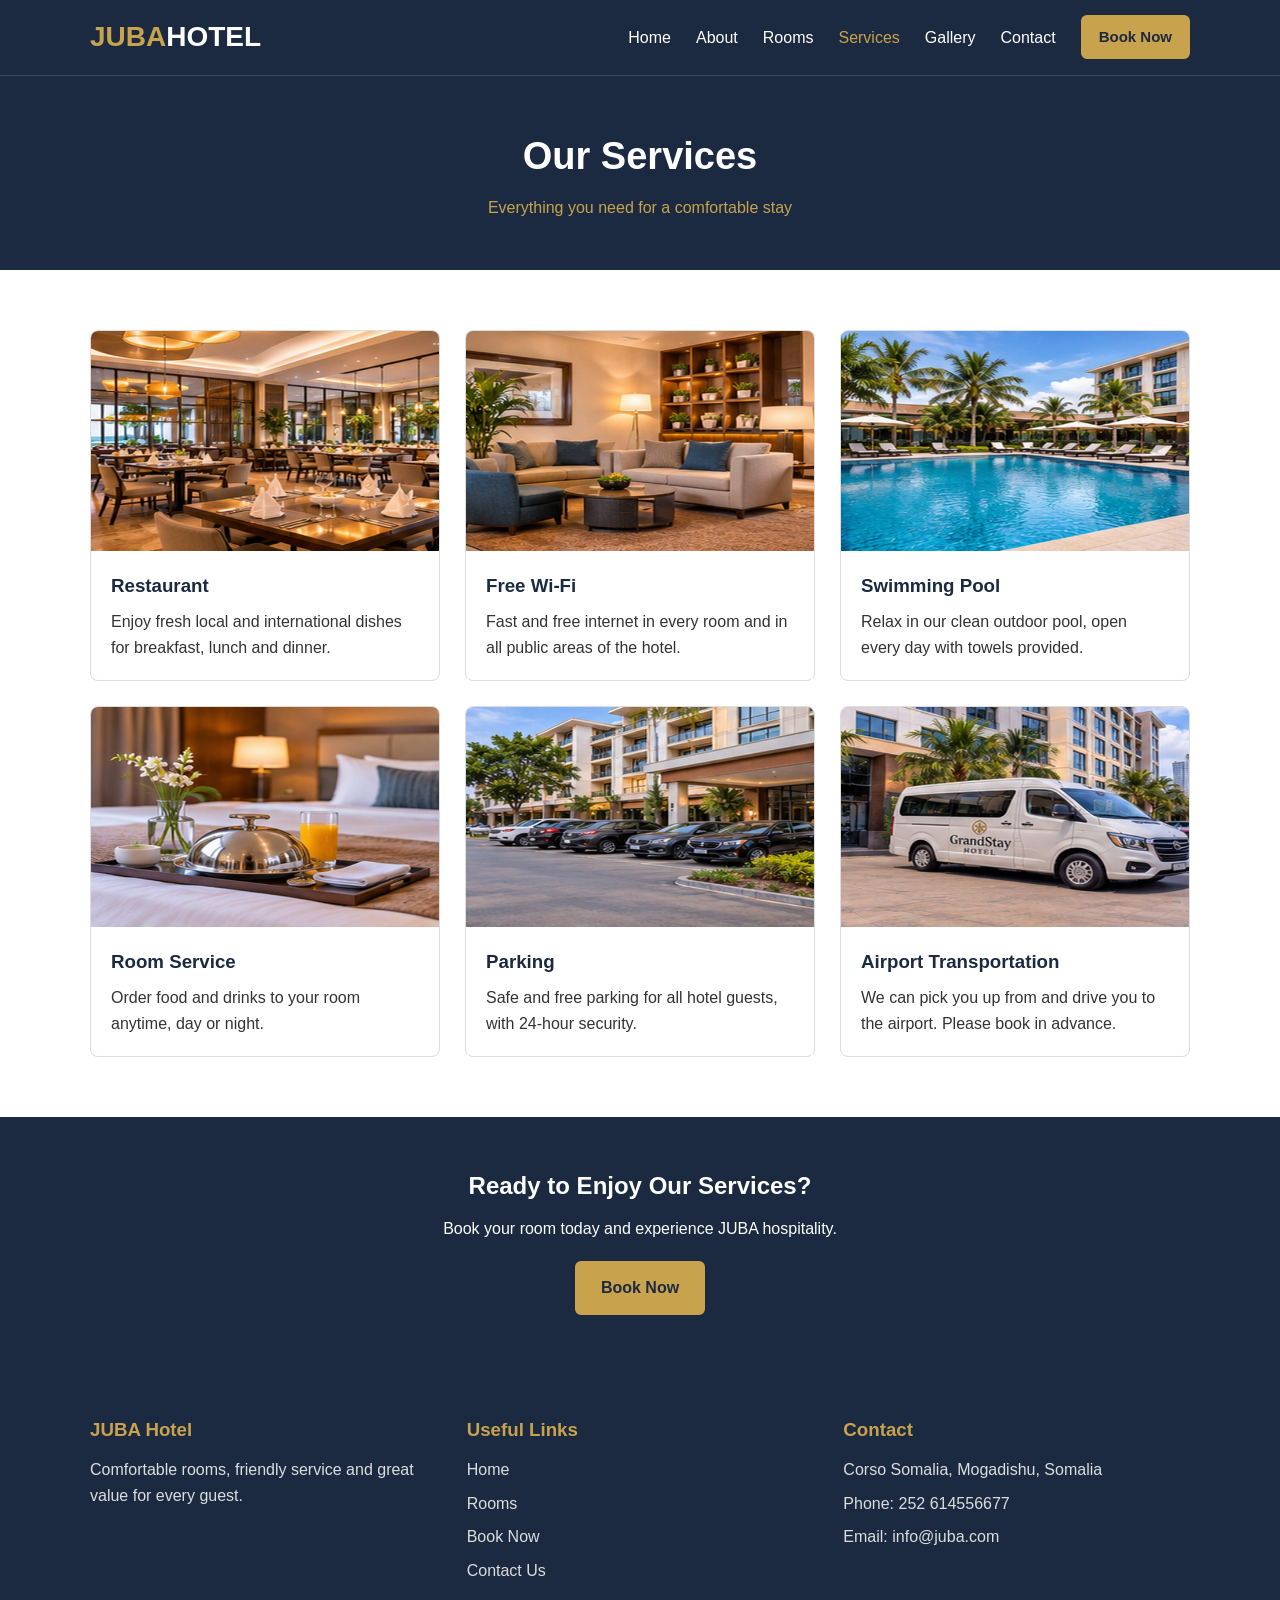
<file: Juba hotel/services.html>
<!DOCTYPE html>
<html lang="en">
<head>
  <meta charset="UTF-8">
  <!-- Makes the page fit phone screens (needed for responsive design) -->
  <meta name="viewport" content="width=device-width, initial-scale=1.0">
  <title>Services | JUBA Hotel</title>
  <!-- The ONE CSS file shared by all 8 pages -->
  <link rel="stylesheet" href="css/style.css">
</head>
<body>

  <!-- ===== HEADER + NAVIGATION (identical on every page) ===== -->
  <header class="site-header">
    <nav class="navbar container">
      <a href="index.html" class="logo">JUBA<span>HOTEL</span></a>
      <ul class="nav-links">
        <li><a href="index.html">Home</a></li>
        <li><a href="about.html">About</a></li>
        <li><a href="rooms.html">Rooms</a></li>
        <li><a href="services.html" class="active">Services</a></li>
        <li><a href="gallery.html">Gallery</a></li>
        <li><a href="contact.html">Contact</a></li>
        <li><a href="booking.html" class="btn btn-small">Book Now</a></li>
      </ul>
    </nav>
  </header>

  <main>

    <section class="page-banner">
      <h1>Our Services</h1>
      <p>Everything you need for a comfortable stay</p>
    </section>

    <!-- ===== SERVICE CARDS: image + title + description ===== -->
    <section class="section">
      <div class="container">
        <div class="card-grid">

          <article class="card">
            <img src="images/restaurant.jpg" alt="Hotel restaurant with set tables">
            <div class="card-body">
              <h3>Restaurant</h3>
              <p>Enjoy fresh local and international dishes for breakfast, lunch and dinner.</p>
            </div>
          </article>

          <article class="card">
            <img src="images/wifi.jpg" alt="Guest using a laptop with free Wi-Fi">
            <div class="card-body">
              <h3>Free Wi-Fi</h3>
              <p>Fast and free internet in every room and in all public areas of the hotel.</p>
            </div>
          </article>

          <article class="card">
            <img src="images/pool.jpg" alt="Outdoor swimming pool with sun loungers">
            <div class="card-body">
              <h3>Swimming Pool</h3>
              <p>Relax in our clean outdoor pool, open every day with towels provided.</p>
            </div>
          </article>

          <article class="card">
            <img src="images/roomservice.jpg" alt="Room service tray with breakfast">
            <div class="card-body">
              <h3>Room Service</h3>
              <p>Order food and drinks to your room anytime, day or night.</p>
            </div>
          </article>

          <article class="card">
            <img src="images/parking.jpg" alt="Hotel parking area with cars">
            <div class="card-body">
              <h3>Parking</h3>
              <p>Safe and free parking for all hotel guests, with 24-hour security.</p>
            </div>
          </article>

          <article class="card">
            <img src="images/airport.jpg" alt="Hotel shuttle car waiting at the airport">
            <div class="card-body">
              <h3>Airport Transportation</h3>
              <p>We can pick you up from and drive you to the airport. Please book in advance.</p>
            </div>
          </article>

        </div>
      </div>
    </section>

    <!-- ===== CALL TO ACTION ===== -->
    <section class="cta">
      <div class="container">
        <h2>Ready to Enjoy Our Services?</h2>
        <p>Book your room today and experience JUBA hospitality.</p>
        <a href="booking.html" class="btn">Book Now</a>
      </div>
    </section>

  </main>

  <!-- ===== FOOTER (identical on every page) ===== -->
  <footer class="site-footer">
    <div class="container footer-grid">
      <div>
        <h3>JUBA Hotel</h3>
        <p>Comfortable rooms, friendly service and great value for every guest.</p>
      </div>
      <div>
        <h3>Useful Links</h3>
        <ul>
          <li><a href="index.html">Home</a></li>
          <li><a href="rooms.html">Rooms</a></li>
          <li><a href="booking.html">Book Now</a></li>
          <li><a href="contact.html">Contact Us</a></li>
        </ul>
      </div>
      <div>
        <h3>Contact</h3>
        <p>Corso Somalia, Mogadishu, Somalia</p>
        <p>Phone: 252 614556677</p>
        <p>Email: info@juba.com</p>
      </div>
    </div>
  </footer>

</body>
</html>
</file>
<file: Juba hotel/css/style.css>
* {
  margin: 0;
  padding: 0;
  box-sizing: border-box;
}

body {
  font-family: Arial, Helvetica, sans-serif;
  color: #333333;
  line-height: 1.6;
  background-color: #ffffff;
}

img {
  max-width: 100%;
  display: block;
}

a {
  text-decoration: none;
  color: inherit;
}

ul {
  list-style: none;
}

.container {
  width: 90%;
  max-width: 1100px;
  margin: 0 auto;
}

.section {
  padding: 60px 0;
}

.section-gray {
  background-color: #f4f4f4;
}

.section-heading {
  text-align: center;
  margin-bottom: 40px;
}

.section-heading h2 {
  display: inline-block;
  font-size: 30px;
  color: #1b2a41;
  border-bottom: 3px solid #c9a24d;
  padding-bottom: 8px;
  margin-bottom: 12px;
}

.section-heading p {
  color: #666666;
}


.btn {
  display: inline-block;
  background-color: #c9a24d;
  color: #1b2a41;
  font-size: 16px;
  font-weight: bold;
  padding: 12px 24px;
  border: 2px solid #c9a24d;
  border-radius: 6px;
  cursor: pointer;
}

.btn:hover {
  background-color: #b08a35;
  border-color: #b08a35;
}


.btn-small {
  padding: 8px 16px;
  font-size: 15px;
}

.btn-outline {
  background-color: transparent;
}

/* gold border only */
.btn-outline:hover {
  background-color: #c9a24d;
}


.site-header {
  background-color: #1b2a41;
}

.navbar {
  display: flex;
  justify-content: space-between;
  align-items: center;
  padding: 15px 0;
}

.logo {
  font-size: 28px;
  font-weight: bold;
  color: #c9a24d;
}

.logo span {
  color: #ffffff;
}

.nav-links {
  display: flex;
  align-items: center;
  gap: 25px;
}

.nav-links a {
  color: #ffffff;
}

.nav-links a:hover,
.nav-links a.active {
  color: #c9a24d;
}

.nav-links a.btn {
  color: #1b2a41;
}

.hero {
  position: relative;
  display: flex;
  align-items: center;
  min-height: 560px;
  background-image: url("../images/hotel.jpg");
  background-size: cover;
  
  background-position: center;
  color: #ffffff;
}

.hero-overlay {
  position: absolute;
  top: 0;
  left: 0;
  width: 100%;
  height: 100%;
  background-color: rgba(27, 42, 65, 0.65);
  
}

.hero-content {
  position: relative;
  text-align: center;
  padding: 40px 0;
}

.hero-content h1 {
  font-size: 46px;
  margin-bottom: 15px;
}

.hero-content p {
  font-size: 18px;
  max-width: 650px;
  margin: 0 auto 30px;
}

.form-group {
  margin-bottom: 20px;
}

.form-group label {
  display: block;
  font-weight: bold;
  font-size: 14px;
  margin-bottom: 5px;
}

input,
select,
textarea {
  width: 100%;
  padding: 10px;
  font-size: 15px;
  font-family: Arial, Helvetica, sans-serif;
  border: 1px solid #cccccc;
  border-radius: 6px;
}

.search-form {
  display: flex;
  flex-wrap: wrap;
 
  align-items: flex-end;
  gap: 15px;
  background-color: #ffffff;
  color: #333333;
  text-align: left;
  padding: 20px;
  border-radius: 8px;
  max-width: 900px;
  margin: 0 auto;
}

.search-form .form-group {
  flex: 1;
  min-width: 150px;
  margin-bottom: 0;
}

.card-grid {
  display: flex;
  flex-wrap: wrap;
  gap: 25px;
}

.card-grid>* {
  flex: 1 1 calc((100% - 50px) / 3);
  min-width: 0;
}

.card {
  background-color: #ffffff;
  border: 1px solid #dddddd;
  border-radius: 8px;
  overflow: hidden;
 
}

.card:hover {
  border-color: #c9a24d;
}

.card img {
  width: 100%;
  height: 220px;
  object-fit: cover;
}

.card-body {
  padding: 20px;
}

.card-body h3 {
  color: #1b2a41;
  margin-bottom: 8px;
}

.price {
  color: #b08a35;
  font-size: 20px;
  font-weight: bold;
  margin: 10px 0;
}

.card-buttons {
  display: flex;
  gap: 10px;
  margin-top: 15px;
}

.two-columns {
  display: flex;
  align-items: center;
  gap: 40px;
}

.two-columns>div {
  flex: 1;
}

.two-columns h2 {
  color: #1b2a41;
  margin-bottom: 15px;
}

.two-columns p {
  margin-bottom: 15px;
}

.rounded-img {
  width: 100%;
  height: 350px;
  object-fit: cover;
  border-radius: 8px;
}



.testimonial {
  padding: 25px;
}

.testimonial p {
  font-style: italic;
  margin-bottom: 15px;
}

.testimonial h3 {
  font-size: 16px;
  color: #1b2a41;
}

.site-footer {
  background-color: #1b2a41;
  color: #dddddd;
  padding: 50px 0 20px;
}

.footer-grid {
  display: flex;
  flex-wrap: wrap;
  gap: 30px;
}

.footer-grid>* {
  flex: 1 1 calc((100% - 60px) / 3);
  min-width: 0;
}

.site-footer h3 {
  color: #c9a24d;
  margin-bottom: 12px;
}

.site-footer li,
.site-footer p {
  margin-bottom: 8px;
}

.site-footer a:hover {
  color: #c9a24d;
}

.footer-bottom {
  text-align: center;
  font-size: 14px;
  border-top: 1px solid #3a4a63;
  margin-top: 30px;
  padding-top: 15px;
}


.page-banner {
  background-color: #1b2a41;
  color: #ffffff;
  text-align: center;
  padding: 50px 0;
  border-top: 1px solid #3a4a63;
}

.page-banner h1 {
  font-size: 38px;
  margin-bottom: 8px;
}

.page-banner p {
  color: #c9a24d;
}

.grid-2,
.grid-4 {
  display: flex;
  flex-wrap: wrap;
  gap: 25px;
}

.grid-2>* {
  flex: 1 1 calc((100% - 25px) / 2);
  min-width: 0;
}

.grid-4>* {
  flex: 1 1 calc((100% - 75px) / 4);
  min-width: 0;
}

.info-box {
  padding: 25px;
  text-align: center;
}

.info-box h3 {
  color: #1b2a41;
  margin-bottom: 10px;
}

.info-box .icon {
  font-size: 34px;
  color: #c9a24d;
  margin-bottom: 10px;
}

.two-columns.spaced {
  margin-bottom: 50px;
}

.room-meta {
  font-size: 14px;
  color: #666666;
  border-top: 1px solid #eeeeee;
  padding-top: 10px;
  margin-top: 10px;
}

.note-box {
  background-color: #fbf6ea;
  border: 1px solid #c9a24d;
  border-radius: 8px;
  padding: 20px;
  margin-top: 35px;
  text-align: center;
}

.details-layout {
  display: flex;
  align-items: flex-start;
  gap: 30px;
}

.details-layout> :first-child {
  flex: 2 1 0;
  min-width: 0;
}

.details-layout> :last-child {
  flex: 1 1 0;
  min-width: 0;
}

.room-big-img {
  width: 100%;
  height: 420px;
  object-fit: cover;
  border-radius: 8px;
  margin-bottom: 25px;
}

.details-text h2 {
  color: #1b2a41;
  margin: 25px 0 10px;
}

.facilities-list {
  display: flex;
  flex-wrap: wrap;
  gap: 10px;
}

.facilities-list li {
  flex: 1 1 calc((100% - 10px) / 2);
  min-width: 0;
}

.facilities-list li {
  padding-left: 25px;
  position: relative;
}

.facilities-list li::before {
  content: "\2714";
  position: absolute;
  left: 0;
  color: #c9a24d;
}

.booking-box {
  background-color: #ffffff;
  border: 1px solid #c9a24d;
  border-radius: 8px;
  padding: 25px;
  text-align: center;
  align-self: start;
}

.booking-box h3 {
  color: #1b2a41;
  margin-bottom: 10px;
}

.booking-box .price {
  font-size: 28px;
}

.booking-box p {
  margin-bottom: 10px;
}

.form-card {
  max-width: 800px;
  margin: 0 auto;
  background-color: #ffffff;
  border: 1px solid #dddddd;
  border-radius: 8px;
  padding: 30px;
}

.form-card h2 {
  color: #1b2a41;
  margin-bottom: 20px;
}

.form-row {
  display: flex;
  gap: 20px;
}

.form-row .form-group {
  flex: 1;
}

textarea {
  height: 120px;
  resize: vertical;
}

input:focus,
select:focus,
textarea:focus {
  border-color: #c9a24d;
  outline: none;
}

.form-note {
  font-size: 14px;
  color: #666666;
  margin-top: 15px;
}

.cta {
  background-color: #1b2a41;
  color: #ffffff;
  text-align: center;
  padding: 50px 0;
}

.cta h2 {
  margin-bottom: 10px;
}

.cta p {
  margin-bottom: 20px;
}

.gallery-grid {
  display: flex;
  flex-wrap: wrap;
  gap: 15px;
}

.gallery-item {
  flex: 1 1 calc((100% - 45px) / 4);
  min-width: 0;
}

.gallery-item {
  border: 1px solid #dddddd;
  border-radius: 8px;
  overflow: hidden;
}

.gallery-item img {
  width: 100%;
  height: 220px;
  object-fit: cover;
}

.gallery-item p {
  text-align: center;
  font-size: 14px;
  padding: 8px;
  color: #1b2a41;
}

.gallery-item:hover {
  border-color: #c9a24d;
}

.contact-layout {
  display: flex;
  flex-wrap: wrap;
  gap: 30px;
}

.contact-layout>* {
  flex: 1 1 calc((100% - 30px) / 2);
  min-width: 0;
}

.contact-info h2 {
  color: #1b2a41;
  margin-bottom: 15px;
}

.contact-info p {
  margin-bottom: 12px;
}


.map-placeholder {
  display: flex;
  align-items: center;
  justify-content: center;
  height: 250px;
  margin-top: 25px;
  background-color: #e6ebf2;
  border: 2px dashed #1b2a41;
  border-radius: 8px;
  color: #1b2a41;
  text-align: center;
}

.map-placeholder {
  width: 100%;
  height: 250px;
  border: none;
  border-radius: 10px;
}

.map-placeholder img {
  width: 100%;
  height: 100%;
  object-fit: cover;
}

@media (max-width: 768px) {
  .navbar {
    flex-direction: column;
    gap: 15px;
  }

  .nav-links {
    flex-wrap: wrap;
    justify-content: center;
    gap: 15px;
  }

  .hero-content h1 {
    font-size: 32px;
  }

  .search-form {
    flex-direction: column;
    align-items: stretch;
  }

  .card-grid>* {
    flex-basis: 100%;
  }

  /* cards become one column */
  .footer-grid>* {
    flex-basis: 100%;
  }

  .two-columns {
    flex-direction: column;
  }

  .grid-2>*,
  .grid-4>* {
    flex-basis: 100%;
  }

  .details-layout {
    flex-direction: column;
  }

  .details-layout> :first-child,
  .details-layout> :last-child {
    flex-basis: 100%;
    width: 100%;
  }

  .room-big-img {
    height: 260px;
  }

  .facilities-list li {
    flex-basis: 100%;
  }

  .form-row {
    flex-direction: column;
    gap: 0;
  }

  .gallery-item {
    flex-basis: calc((100% - 15px) / 2);
  }

  .contact-layout>* {
    flex-basis: 100%;
  }
}
</file>
